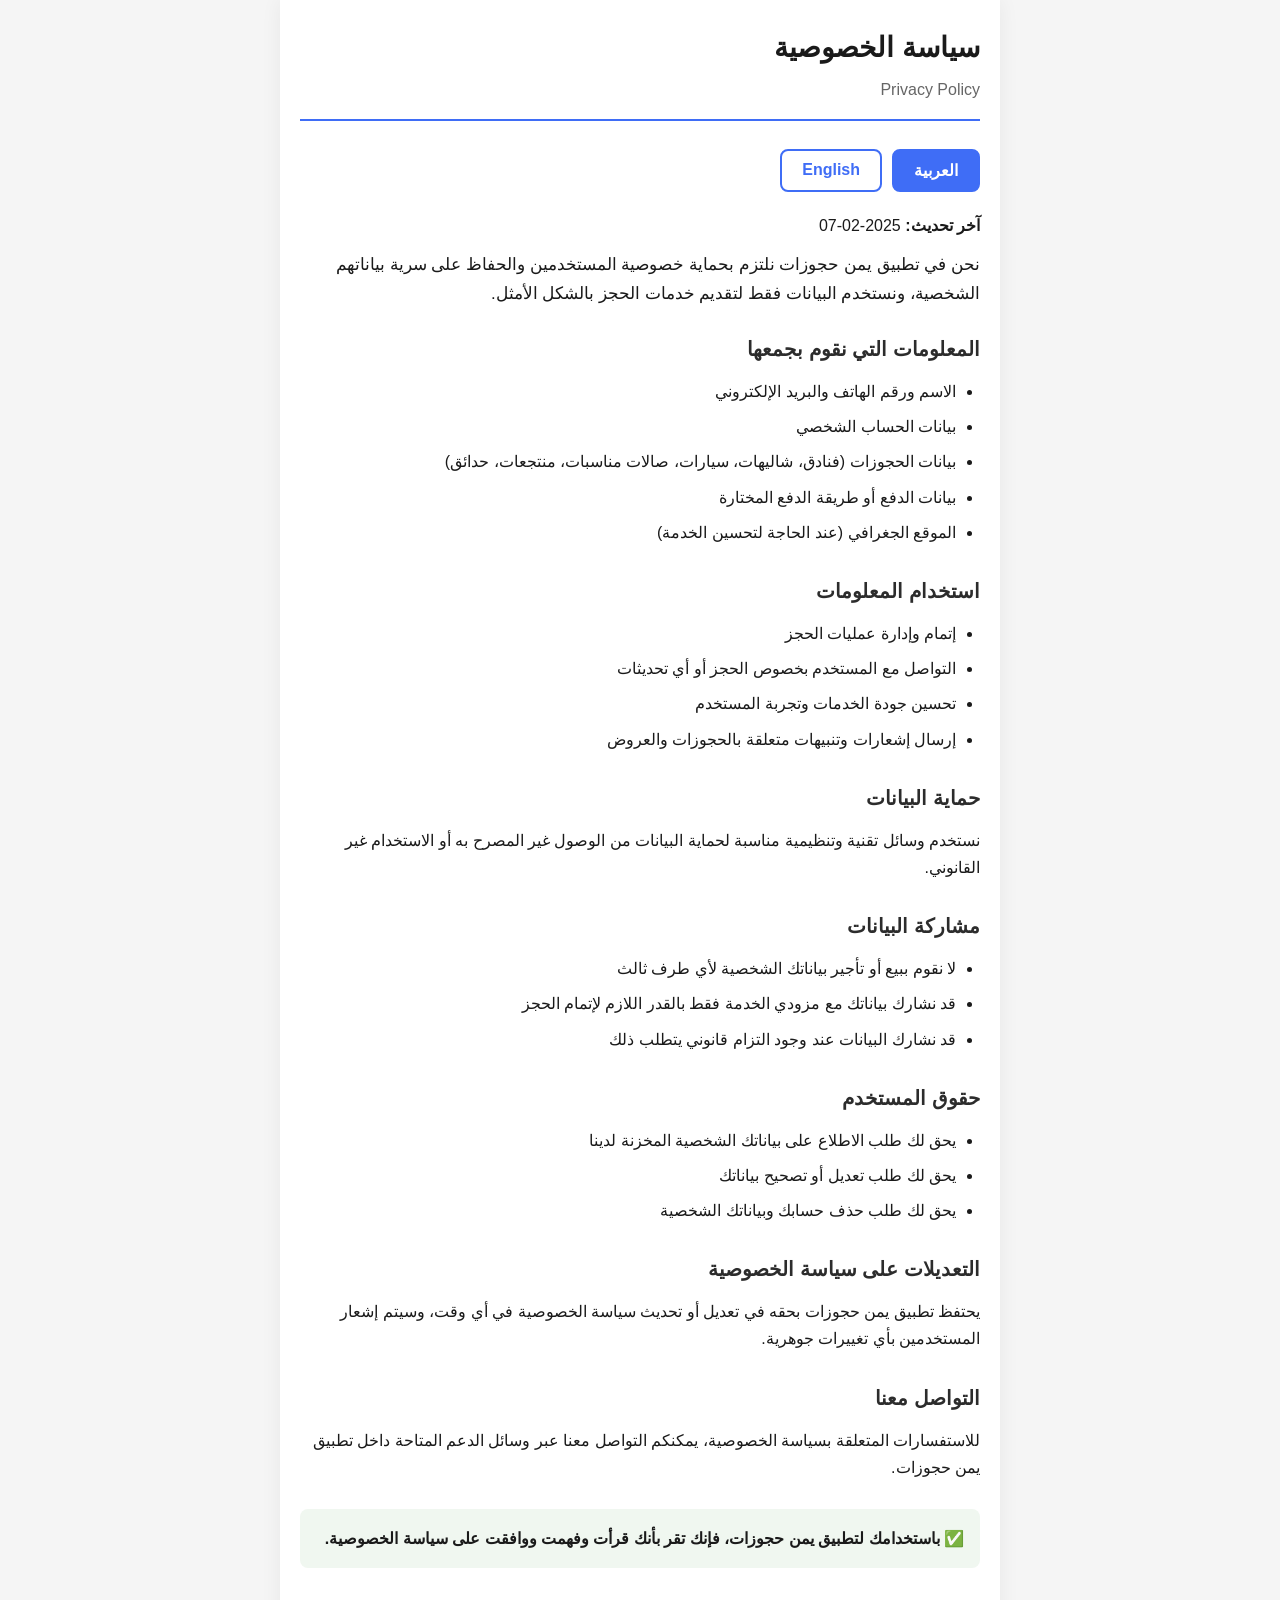
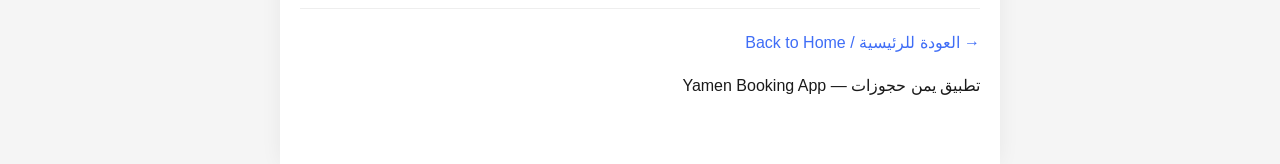
<file: privacy.html>
<!DOCTYPE html>
<html lang="ar" dir="rtl">
<head>
  <meta charset="UTF-8" />
  <meta name="viewport" content="width=device-width, initial-scale=1" />
  <title>سياسة الخصوصية - يمن حجوزات</title>
  <link rel="stylesheet" href="legal.css" />
  <style>
    .lang-switch { display:flex; gap:10px; margin-bottom:20px; }
    .lang-switch button { padding:10px 20px; border:2px solid #3F6DF6; background:#fff; color:#3F6DF6; border-radius:8px; cursor:pointer; font-size:1rem; font-weight:600; transition:all .2s; }
    .lang-switch button.active { background:#3F6DF6; color:#fff; }
    .lang-switch button:hover { background:#e8eef9; }
    .lang-switch button.active:hover { background:#2b5ad6; }
    .lang-section { display:none; }
    .lang-section.active { display:block; }
  </style>
</head>
<body>
  <div class="container">
    <header>
      <h1>سياسة الخصوصية</h1>
      <p class="subtitle">Privacy Policy</p>
    </header>

    <div class="lang-switch">
      <button id="btn-ar" class="active" onclick="switchLang('ar')">العربية</button>
      <button id="btn-en" onclick="switchLang('en')">English</button>
    </div>

    <!-- ================= ARABIC ================= -->
    <main id="lang-ar" class="lang-section active" dir="rtl" lang="ar">
      <p><strong>آخر تحديث:</strong> 2025-02-07</p>

      <p class="intro">نحن في تطبيق يمن حجوزات نلتزم بحماية خصوصية المستخدمين والحفاظ على سرية بياناتهم الشخصية، ونستخدم البيانات فقط لتقديم خدمات الحجز بالشكل الأمثل.</p>

      <section>
        <h2>المعلومات التي نقوم بجمعها</h2>
        <ul>
          <li>الاسم ورقم الهاتف والبريد الإلكتروني</li>
          <li>بيانات الحساب الشخصي</li>
          <li>بيانات الحجوزات (فنادق، شاليهات، سيارات، صالات مناسبات، منتجعات، حدائق)</li>
          <li>بيانات الدفع أو طريقة الدفع المختارة</li>
          <li>الموقع الجغرافي (عند الحاجة لتحسين الخدمة)</li>
        </ul>
      </section>

      <section>
        <h2>استخدام المعلومات</h2>
        <ul>
          <li>إتمام وإدارة عمليات الحجز</li>
          <li>التواصل مع المستخدم بخصوص الحجز أو أي تحديثات</li>
          <li>تحسين جودة الخدمات وتجربة المستخدم</li>
          <li>إرسال إشعارات وتنبيهات متعلقة بالحجوزات والعروض</li>
        </ul>
      </section>

      <section>
        <h2>حماية البيانات</h2>
        <p>نستخدم وسائل تقنية وتنظيمية مناسبة لحماية البيانات من الوصول غير المصرح به أو الاستخدام غير القانوني.</p>
      </section>

      <section>
        <h2>مشاركة البيانات</h2>
        <ul>
          <li>لا نقوم ببيع أو تأجير بياناتك الشخصية لأي طرف ثالث</li>
          <li>قد نشارك بياناتك مع مزودي الخدمة فقط بالقدر اللازم لإتمام الحجز</li>
          <li>قد نشارك البيانات عند وجود التزام قانوني يتطلب ذلك</li>
        </ul>
      </section>

      <section>
        <h2>حقوق المستخدم</h2>
        <ul>
          <li>يحق لك طلب الاطلاع على بياناتك الشخصية المخزنة لدينا</li>
          <li>يحق لك طلب تعديل أو تصحيح بياناتك</li>
          <li>يحق لك طلب حذف حسابك وبياناتك الشخصية</li>
        </ul>
      </section>

      <section>
        <h2>التعديلات على سياسة الخصوصية</h2>
        <p>يحتفظ تطبيق يمن حجوزات بحقه في تعديل أو تحديث سياسة الخصوصية في أي وقت، وسيتم إشعار المستخدمين بأي تغييرات جوهرية.</p>
      </section>

      <section>
        <h2>التواصل معنا</h2>
        <p>للاستفسارات المتعلقة بسياسة الخصوصية، يمكنكم التواصل معنا عبر وسائل الدعم المتاحة داخل تطبيق يمن حجوزات.</p>
      </section>

      <div class="acceptance">
        ✅ باستخدامك لتطبيق يمن حجوزات، فإنك تقر بأنك قرأت وفهمت ووافقت على سياسة الخصوصية.
      </div>
    </main>

    <!-- ================= ENGLISH ================= -->
    <main id="lang-en" class="lang-section" dir="ltr" lang="en" style="text-align:left;">
      <p><strong>Last Updated:</strong> 2025-02-07</p>

      <p class="intro">At Yamen Booking, we are committed to protecting user privacy and maintaining the confidentiality of personal data. We use data solely to provide optimal booking services.</p>

      <section>
        <h2>Information We Collect</h2>
        <ul style="padding-left:24px;padding-right:0;">
          <li>Name, phone number, and email address</li>
          <li>Personal account data</li>
          <li>Booking data (hotels, chalets, cars, event halls, resorts, gardens)</li>
          <li>Payment data or chosen payment method</li>
          <li>Geographic location (when needed to improve the service)</li>
        </ul>
      </section>

      <section>
        <h2>Use of Information</h2>
        <ul style="padding-left:24px;padding-right:0;">
          <li>Completing and managing bookings</li>
          <li>Communicating with the user regarding bookings or updates</li>
          <li>Improving service quality and user experience</li>
          <li>Sending notifications and alerts related to bookings and offers</li>
        </ul>
      </section>

      <section>
        <h2>Data Protection</h2>
        <p>We use appropriate technical and organizational measures to protect data from unauthorized access or unlawful use.</p>
      </section>

      <section>
        <h2>Data Sharing</h2>
        <ul style="padding-left:24px;padding-right:0;">
          <li>We do not sell or rent your personal data to any third party</li>
          <li>We may share your data with service providers only to the extent necessary to complete the booking</li>
          <li>We may share data when required by a legal obligation</li>
        </ul>
      </section>

      <section>
        <h2>User Rights</h2>
        <ul style="padding-left:24px;padding-right:0;">
          <li>You have the right to request access to your personal data stored with us</li>
          <li>You have the right to request modification or correction of your data</li>
          <li>You have the right to request deletion of your account and personal data</li>
        </ul>
      </section>

      <section>
        <h2>Privacy Policy Amendments</h2>
        <p>Yamen Booking reserves the right to modify or update the privacy policy at any time. Users will be notified of any material changes.</p>
      </section>

      <section>
        <h2>Contact Us</h2>
        <p>For inquiries related to the privacy policy, you may contact us through the support channels available within the Yamen Booking app.</p>
      </section>

      <div class="acceptance">
        ✅ By using the Yamen Booking app, you acknowledge that you have read, understood, and agreed to this Privacy Policy.
      </div>
    </main>

    <footer>
      <a href="index.html">→ العودة للرئيسية / Back to Home</a>
      <p>تطبيق يمن حجوزات — Yamen Booking App</p>
    </footer>
  </div>

  <script>
    function switchLang(lang) {
      document.getElementById('lang-ar').classList.toggle('active', lang === 'ar');
      document.getElementById('lang-en').classList.toggle('active', lang === 'en');
      document.getElementById('btn-ar').classList.toggle('active', lang === 'ar');
      document.getElementById('btn-en').classList.toggle('active', lang === 'en');
      document.documentElement.setAttribute('dir', lang === 'ar' ? 'rtl' : 'ltr');
      document.documentElement.setAttribute('lang', lang);
    }
  </script>
</body>
</html>
</file>
<file: legal.css>
/* Legal pages - RTL Arabic */
* {
  box-sizing: border-box;
}
body {
  font-family: 'Segoe UI', Tahoma, 'Arabic UI Display', sans-serif;
  line-height: 1.7;
  color: #1a1a1a;
  background: #f5f5f5;
  margin: 0;
  padding: 0;
  direction: rtl;
}
.container {
  max-width: 720px;
  margin: 0 auto;
  padding: 24px 20px 48px;
  background: #fff;
  min-height: 100vh;
  box-shadow: 0 0 20px rgba(0,0,0,.06);
}
header {
  border-bottom: 2px solid #3F6DF6;
  padding-bottom: 16px;
  margin-bottom: 28px;
}
header h1 {
  font-size: 1.75rem;
  margin: 0 0 4px;
  color: #1a1a1a;
}
.subtitle {
  margin: 0;
  font-size: 1rem;
  color: #666;
}
.intro {
  margin: 0 0 24px;
  font-size: 1.05rem;
}
main section {
  margin-bottom: 28px;
}
main h2 {
  font-size: 1.25rem;
  margin: 0 0 12px;
  color: #2c2c2c;
}
main h3 {
  font-size: 1.1rem;
  margin: 16px 0 8px;
  color: #444;
}
main ul {
  margin: 0 0 16px;
  padding-right: 24px;
}
main li {
  margin-bottom: 8px;
}
main p {
  margin: 0 0 12px;
}
.acceptance {
  margin-top: 24px;
  padding: 16px;
  background: #f0f7f0;
  border-radius: 8px;
  font-weight: 600;
}
footer {
  margin-top: 40px;
  padding-top: 20px;
  border-top: 1px solid #eee;
}
footer a {
  color: #3F6DF6;
  text-decoration: none;
  font-weight: 500;
}
footer a:hover {
  text-decoration: underline;
}
</file>
